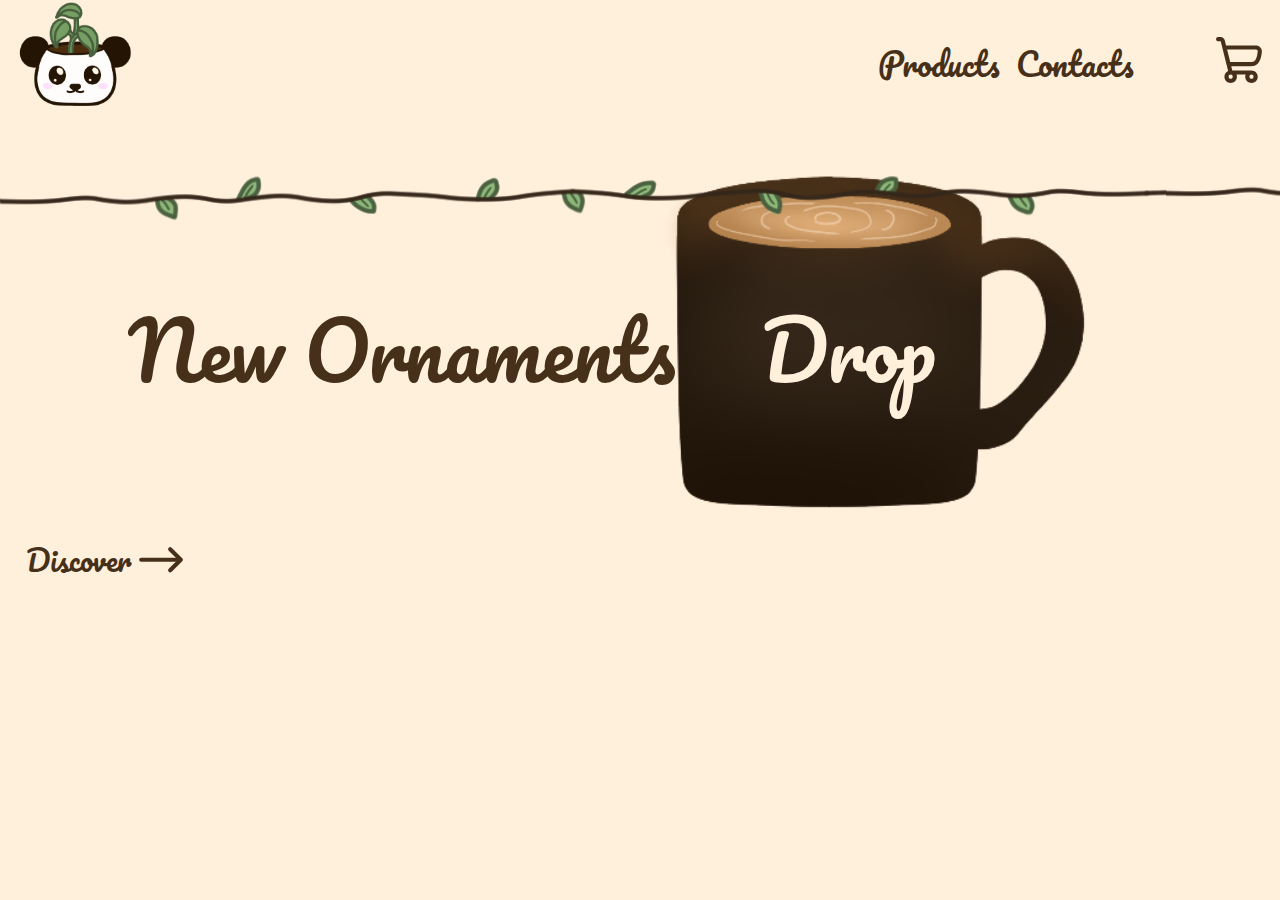
<file: index.html>
<!DOCTYPE html>
<html lang="en">
<head>
    <meta charset="UTF-8">
    <meta name="viewport" content="width=device-width, initial-scale=1.0">
    <title>Document</title>
    <link rel="stylesheet" href="estilos/main-styles.css">
    <link rel="preconnect" href="https://fonts.googleapis.com">
    <link rel="preconnect" href="https://fonts.gstatic.com" crossorigin>
    <link href="https://fonts.googleapis.com/css2?family=Pacifico&display=swap" rel="stylesheet">
</head>
<body>
    <header>
        <a href="index.html" class="logo"><img src="imagenes/logo.png" alt="logo"></a>
            <nav>
                <ul>
                    <li><a href="ecommerce.html">Products</a></li>
                    <li><a href="#">Contacts</a></li>
                </ul>
            </nav>
            <div class="icon-shopping-car">
                <svg width="50" height="50" viewBox="0 0 24 24" fill="none" xmlns="http://www.w3.org/2000/svg"
                    class="shopping-car">
                    <path fill-rule="evenodd" clip-rule="evenodd"
                        d="M2 1C1.44772 1 1 1.44772 1 2C1 2.55228 1.44772 3 2 3H3.21922L6.78345 17.2569C5.73276 17.7236 5 18.7762 5 20C5 21.6569 6.34315 23 8 23C9.65685 23 11 21.6569 11 20C11 19.6494 10.9398 19.3128 10.8293 19H15.1707C15.0602 19.3128 15 19.6494 15 20C15 21.6569 16.3431 23 18 23C19.6569 23 21 21.6569 21 20C21 18.3431 19.6569 17 18 17H8.78078L8.28078 15H18C20.0642 15 21.3019 13.6959 21.9887 12.2559C22.6599 10.8487 22.8935 9.16692 22.975 7.94368C23.0884 6.24014 21.6803 5 20.1211 5H5.78078L5.15951 2.51493C4.93692 1.62459 4.13696 1 3.21922 1H2ZM18 13H7.78078L6.28078 7H20.1211C20.6742 7 21.0063 7.40675 20.9794 7.81078C20.9034 8.9522 20.6906 10.3318 20.1836 11.3949C19.6922 12.4251 19.0201 13 18 13ZM18 20.9938C17.4511 20.9938 17.0062 20.5489 17.0062 20C17.0062 19.4511 17.4511 19.0062 18 19.0062C18.5489 19.0062 18.9938 19.4511 18.9938 20C18.9938 20.5489 18.5489 20.9938 18 20.9938ZM7.00617 20C7.00617 20.5489 7.45112 20.9938 8 20.9938C8.54888 20.9938 8.99383 20.5489 8.99383 20C8.99383 19.4511 8.54888 19.0062 8 19.0062C7.45112 19.0062 7.00617 19.4511 7.00617 20Z"
                        fill="#47301A" />
                </svg>
            </div>
            <div class="icon-three-lines">
                <svg fill="#47301A" version="1.1" id="Capa_1" xmlns="http://www.w3.org/2000/svg" class="three-lines"
                    xmlns:xlink="http://www.w3.org/1999/xlink" width="40px" height="40px" viewBox="0 0 24.75 24.75"
                    xml:space="preserve">
                    <g>
                        <path d="M0,3.875c0-1.104,0.896-2,2-2h20.75c1.104,0,2,0.896,2,2s-0.896,2-2,2H2C0.896,5.875,0,4.979,0,3.875z M22.75,10.375H2
                        c-1.104,0-2,0.896-2,2c0,1.104,0.896,2,2,2h20.75c1.104,0,2-0.896,2-2C24.75,11.271,23.855,10.375,22.75,10.375z M22.75,18.875H2
                        c-1.104,0-2,0.896-2,2s0.896,2,2,2h20.75c1.104,0,2-0.896,2-2S23.855,18.875,22.75,18.875z" />
                    </g>
                </svg>
            </div>
        </header>
        <div class="climbing-plant">
    
        </div>
    <main>
        <section class="ornaments">
            <h1 class="pc-element">New Ornaments <span>Drop</span></h1>
            <div class="Title">
                <h1 class="mobile-element">New</h1>
            <span class="mobile-element">Drop</span>
            </div>
            <div class="cup">
                <img src="imagenes/taza.png" alt="taza">
            </div>
        </section>
    </main>
    <section class="discover">
        <a href="ecommerce.html" class="text-discover">
            Discover
            <svg width="50px" height="50px" viewBox="0 0 24 24" xmlns="http://www.w3.org/2000/svg" class="arrow">            
                <polyline data-name="Right" fill="none" id="Right-2" points="16.4 7 21.5 12 16.4 17" stroke="#47301A" stroke-linecap="round" stroke-linejoin="round" stroke-width="2"/>
                <line fill="black" stroke="#47301A" stroke-linecap="round" stroke-linejoin="round" stroke-width="2" x1="2.5" x2="19.2" y1="12" y2="12"/>
            </svg>
        </a>
        <hr class="hr-discover">
    </section>
</body>
</html>
</file>
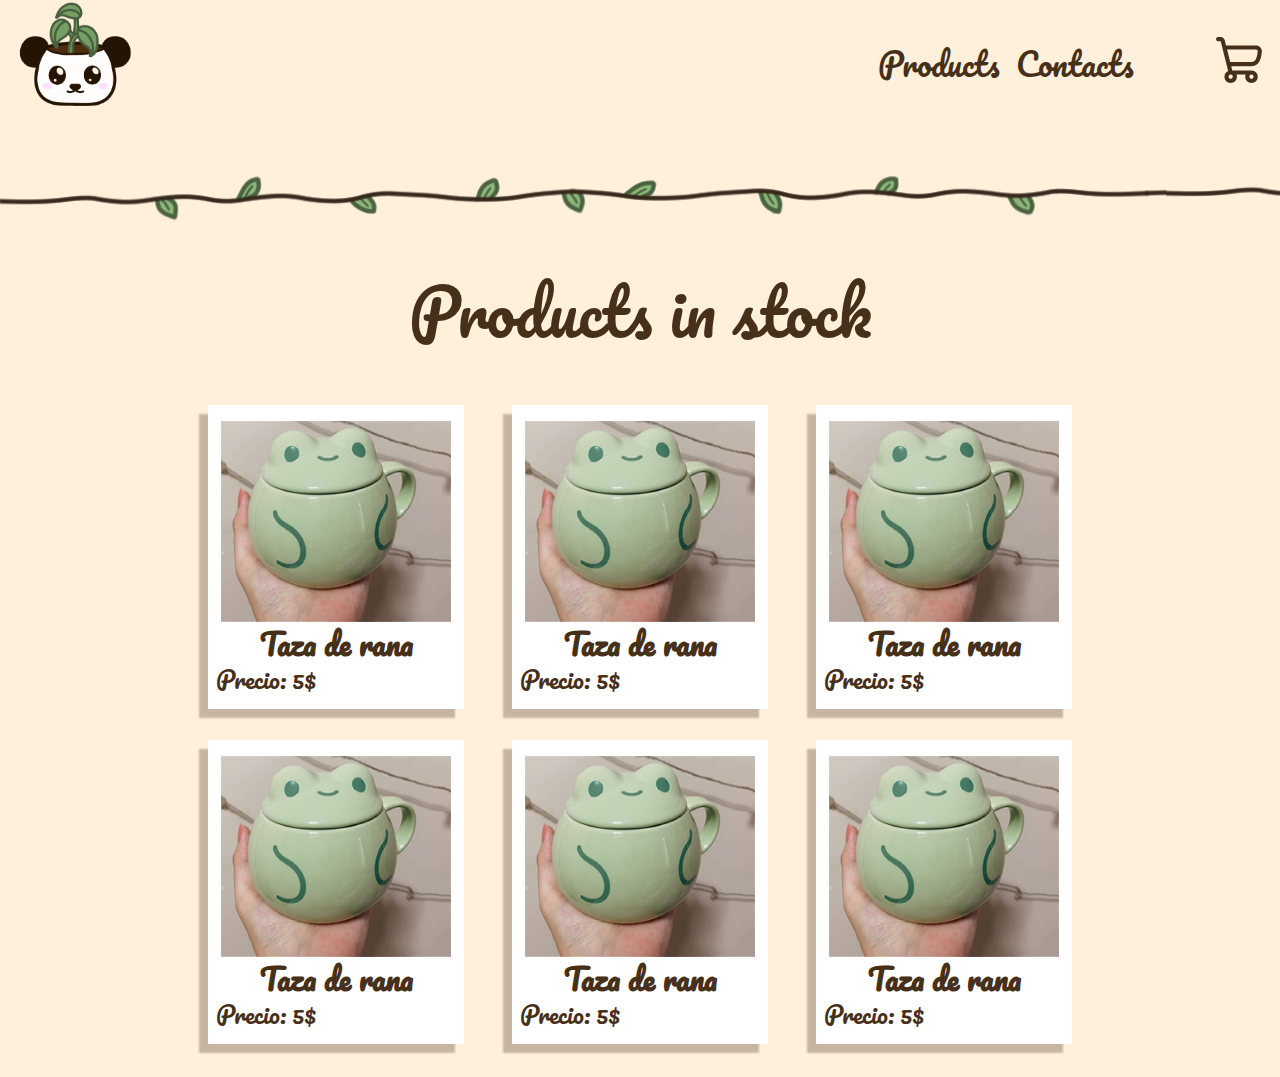
<file: ecommerce.html>
<!DOCTYPE html>
<html lang="en">

<head>
    <meta charset="UTF-8">
    <meta name="viewport" content="width=device-width, initial-scale=1.0">
    <title>Document</title>
    <link rel="stylesheet" href="estilos/ecommerce-styles.css">
    <link rel="preconnect" href="https://fonts.googleapis.com">
    <link rel="preconnect" href="https://fonts.gstatic.com" crossorigin>
    <link href="https://fonts.googleapis.com/css2?family=Pacifico&display=swap" rel="stylesheet">
</head>

<body>
    <header>
        <a href="index.html" class="logo"><img src="imagenes/logo.png" alt="logo"></a>
        <nav>
            <ul>
                <li><a href="ecommerce.html">Products</a></li>
                <li><a href="#">Contacts</a></li>
            </ul>
        </nav>
        <div class="icon-shopping-car">
            <svg width="50" height="50" viewBox="0 0 24 24" fill="none" xmlns="http://www.w3.org/2000/svg"
                class="shopping-car">
                <path fill-rule="evenodd" clip-rule="evenodd"
                    d="M2 1C1.44772 1 1 1.44772 1 2C1 2.55228 1.44772 3 2 3H3.21922L6.78345 17.2569C5.73276 17.7236 5 18.7762 5 20C5 21.6569 6.34315 23 8 23C9.65685 23 11 21.6569 11 20C11 19.6494 10.9398 19.3128 10.8293 19H15.1707C15.0602 19.3128 15 19.6494 15 20C15 21.6569 16.3431 23 18 23C19.6569 23 21 21.6569 21 20C21 18.3431 19.6569 17 18 17H8.78078L8.28078 15H18C20.0642 15 21.3019 13.6959 21.9887 12.2559C22.6599 10.8487 22.8935 9.16692 22.975 7.94368C23.0884 6.24014 21.6803 5 20.1211 5H5.78078L5.15951 2.51493C4.93692 1.62459 4.13696 1 3.21922 1H2ZM18 13H7.78078L6.28078 7H20.1211C20.6742 7 21.0063 7.40675 20.9794 7.81078C20.9034 8.9522 20.6906 10.3318 20.1836 11.3949C19.6922 12.4251 19.0201 13 18 13ZM18 20.9938C17.4511 20.9938 17.0062 20.5489 17.0062 20C17.0062 19.4511 17.4511 19.0062 18 19.0062C18.5489 19.0062 18.9938 19.4511 18.9938 20C18.9938 20.5489 18.5489 20.9938 18 20.9938ZM7.00617 20C7.00617 20.5489 7.45112 20.9938 8 20.9938C8.54888 20.9938 8.99383 20.5489 8.99383 20C8.99383 19.4511 8.54888 19.0062 8 19.0062C7.45112 19.0062 7.00617 19.4511 7.00617 20Z"
                    fill="#47301A" />
            </svg>
        </div>
        <div class="icon-three-lines">
            <svg fill="#47301A" version="1.1" id="Capa_1" xmlns="http://www.w3.org/2000/svg" class="three-lines"
                xmlns:xlink="http://www.w3.org/1999/xlink" width="40px" height="40px" viewBox="0 0 24.75 24.75"
                xml:space="preserve">
                <g>
                    <path d="M0,3.875c0-1.104,0.896-2,2-2h20.75c1.104,0,2,0.896,2,2s-0.896,2-2,2H2C0.896,5.875,0,4.979,0,3.875z M22.75,10.375H2
		            c-1.104,0-2,0.896-2,2c0,1.104,0.896,2,2,2h20.75c1.104,0,2-0.896,2-2C24.75,11.271,23.855,10.375,22.75,10.375z M22.75,18.875H2
		            c-1.104,0-2,0.896-2,2s0.896,2,2,2h20.75c1.104,0,2-0.896,2-2S23.855,18.875,22.75,18.875z" />
                </g>
            </svg>
        </div>
    </header>
    <div class="climbing-plant">

    </div>
    <main>
        <section class="products">
            <h1>Products in stock</h1>
            <div class="product-cards">
                <div class="card card1">
                    <div class="card-image">
                        <img src="imagenes/rana.jpg" alt="">
                    </div>
                    <div class="card-info">
                        <h2>Taza de rana</h2>
                        <p>Precio: 5$</p>
                    </div>
                </div>
                <div class="card card2">
                    <div class="card-image">
                        <img src="imagenes/rana.jpg" alt="">
                    </div>
                    <div class="card-info">
                        <h2>Taza de rana</h2>
                        <p>Precio: 5$</p>
                    </div>
                </div>
                <div class="card card3">
                    <div class="card-image">
                        <img src="imagenes/rana.jpg" alt="">
                    </div>
                    <div class="card-info">
                        <h2>Taza de rana</h2>
                        <p>Precio: 5$</p>
                    </div>
                </div>
                <div class="card card4">
                    <div class="card-image">
                        <img src="imagenes/rana.jpg" alt="">
                    </div>
                    <div class="card-info">
                        <h2>Taza de rana</h2>
                        <p>Precio: 5$</p>
                    </div>
                </div>
                <div class="card card5">
                    <div class="card-image">
                        <img src="imagenes/rana.jpg" alt="">
                    </div>
                    <div class="card-info">
                        <h2>Taza de rana</h2>
                        <p>Precio: 5$</p>
                    </div>
                </div>
                <div class="card card6">
                    <div class="card-image">
                        <img src="imagenes/rana.jpg" alt="">
                    </div>
                    <div class="card-info">
                        <h2>Taza de rana</h2>
                        <p>Precio: 5$</p>
                    </div>
                </div>
            </div>
        </section>
    </main>
</body>

</html>
</file>
<file: estilos/main-styles.css>
*{
    padding: 0;
    margin: 0;
}

html{
    font-family: 'Pacifico', cursive;
}

body{
    background-color: rgb(255, 240, 220);
    overflow-x: hidden;
}

h1, p, ul, a{

    color: var(--main--color--text);
    text-decoration: none;
    list-style: none;
}

header{
    display: flex;
    justify-content: flex-end;
    align-items: center;
    width: 100%;
    position: relative;
    margin: 0% 0% 8%;
}

ul{
    display: flex;
    gap: 1pc;
    font-size: 2pc;
}

li{
    transition: transform 0.2s cubic-bezier(0.2, 0.55, 0.10, 2); 
}

a{
    font-size: 2pc;
}

nav{
    margin-right: 80px;
}

/* clases */
.logo{
    width: 120px;
    margin-right: auto;
    margin-left: 1pc;
    transition: transform 0.2s cubic-bezier(0.2, 0.55, 0.10, 2);
}

.logo img{
    width: 120px;
}


.shopping-car{
    padding-right: 1pc;
}

.icon-three-lines{
    display: none;
}

.climbing-plant{
    width: 100%;
    height: 5pc;
    background: url(../imagenes/enredadera.png) ;
    transform: rotate(-0.4deg);
    position: absolute;
    bottom: 75%;
}

.ornaments{
    display: flex;
    position: relative;
    align-items: center;
    width: 100%;
    height: 15pc;
    padding: 0% 0% 0% 10%;
}

.ornaments h1{
    font-size: 5pc;
    font-weight: 100;
}

.ornaments span{
    color:  var(--color--background);
    z-index: 2;
    margin-left: 4pc;
}

.cup{
    position: absolute;
    left: 46.2%;
    z-index: -1;
}

.cup img{
    width: 28.125pc;
}

.mobile-element{
    display: none;
}

.discover{
    padding: 5% 0% 0% 2%;
}

.discover a{
    font-size: 1.8pc;
    width: 20%;
}

.text-discover{
    display: flex;
    align-items: center;
    transition: transform 0.2s cubic-bezier(0.2, 0.55, 0.10, 2);
}

.hr-discover{
    display: none;
}

.arrow{
    padding: 0.7% 0% 0% 2%;
}

/* pseudo clases */
:root{
    --main--color--text: rgb(71, 48, 26);
    --color--background: rgb(255, 240, 220);
}

li:hover{
    transform: translateY(-10px);
    cursor: pointer;
    border-bottom: 3px solid  rgb(71, 48, 26);;
}

.logo:hover{
    transform: scale(1.1);
}

.text-discover:hover{
    transform: translateY(-10px);
}

/* selectores at */
@media (max-width: 720px){
    nav{
        display: none;
    }

    .icon-three-lines{
        display: contents;
    }

    .three-lines{
        padding-right: 1pc;
    }

    .icon-shopping-car{
        display: none;
    }

    .ornaments{
        display: flex;
        flex-wrap: wrap;
        justify-content: center;
        padding: 60px 0 0 29px ;
        width: 90%;
    }

    .ornaments span{
        font-size: 3pc;
    }
    .Title{
        display: flex;
        align-items: center;
        flex-direction: column;
        width: 70%;
        height: 16pc;
    }
    .Title span, .Title h1{
        height: 6pc;
    }
    
    .pc-element{
        display: none;
    }
    
    .mobile-element{
        display: block;
        color: var(--color--background);
    }

    .cup{
        left: 3%;
        top: 1%;
    }

    .cup img{
        width: 22pc;
        transform: scaleX(-1);
    }

    
}
</file>
<file: estilos/ecommerce-styles.css>
* {
    padding: 0;
    margin: 0;
}

html {
    font-family: 'Pacifico', cursive;
    background-color: rgb(255, 240, 220);
}

body {
    overflow-x: hidden;
}

h1,
h2,
p,
ul,
a {

    color: var(--main--color--text);
    text-decoration: none;
    list-style: none;
}

header {
    display: flex;
    justify-content: flex-end;
    align-items: center;
    width: 100%;
    position: relative;
    margin: 0% 0% 8%;
}

h1 {
    font-size: 4pc;
    font-weight: 100;
    text-align: center;
    margin: 2%;
}

h2{
    font-size: 1.8pc;
}

p{
    font-size: 1.5pc;
}

ul {
    display: flex;
    gap: 1pc;
    font-size: 2pc;
}

li{
    transition: transform 0.2s cubic-bezier(0.2, 0.55, 0.10, 2); 
}

a {
    font-size: 2pc;
}

nav {
    margin-right: 80px;
}

/* clases */
.logo{
    margin-right: auto;
    margin-left: 1pc;
    transition: transform 0.2s cubic-bezier(0.2, 0.55, 0.10, 2);
}

.logo img{
    width: 120px;
}

.shopping-car {
    padding-right: 1pc;
}

.icon-three-lines{
    display: none;
}

.climbing-plant {
    width: 100%;
    height: 5pc;
    background: url(../imagenes/enredadera.png);
    transform: rotate(-0.4deg);
    position: absolute;
    bottom: 75%;
}

.products {
    display: flex;
    justify-content: center;
    flex-direction: column;
}

.products h1{
    margin-bottom: 3%;
}

.product-cards{
    display: grid;
    grid-template-columns: repeat(3, 0.5fr);
    grid-template-rows: repeat(3, 0fr);
    grid-row-gap: 5%;
    grid-column-gap: 3pc;
    margin: auto;
    padding-bottom: 5%;
}

.card {
    width: 16pc;
    height: 19pc;
    background-color: white;
    position: relative;
    box-shadow: -9px 9px 2px rgba(71, 48, 26, 0.3);
    transition: transform 0.2s cubic-bezier(0.2, 0.55, 0.10, 2);
}

.card-image{
    display: flex;
    justify-content: center;
}

.card-image img{
    padding: 1pc;
    width: 90%;
}

.card-info{
    display: flex;
    flex-direction: column;
    width: 100%;
    height: 20%;
    position: absolute;
    top: 70%;
}

.card-info h2{
   height: 40px;
   text-align: center;
}

.card-info p{
    margin-left: 3%;
}

/* pseudo clases */
.card:hover{
    transform: translateY(-18px);
    cursor: pointer;
    z-index: 100;
} 

li:hover{
    transform: translateY(-10px);
    cursor: pointer;
    border-bottom: 3px solid  rgb(71, 48, 26);;
}

.logo:hover{
    transform: scale(1.1);
}

:root{
    --main--color--text: rgb(71, 48, 26);
    --color--background: rgb(255, 240, 220);
}

/* selectores at */
@media (max-width: 720px){
       
    nav{
        display: none;
    }

    .icon-three-lines{
        display: contents;
    }

    .three-lines{
        padding-right: 1pc;
    }

    .icon-shopping-car{
        display: none;
    }

    .product-cards {
        display: grid;
        grid-template-columns: repeat(1, 1fr);    
        grid-template-rows: repeat(1, 0fr);
        margin: auto;
        grid-row-gap: 2pc;
    }
    
}
</file>
